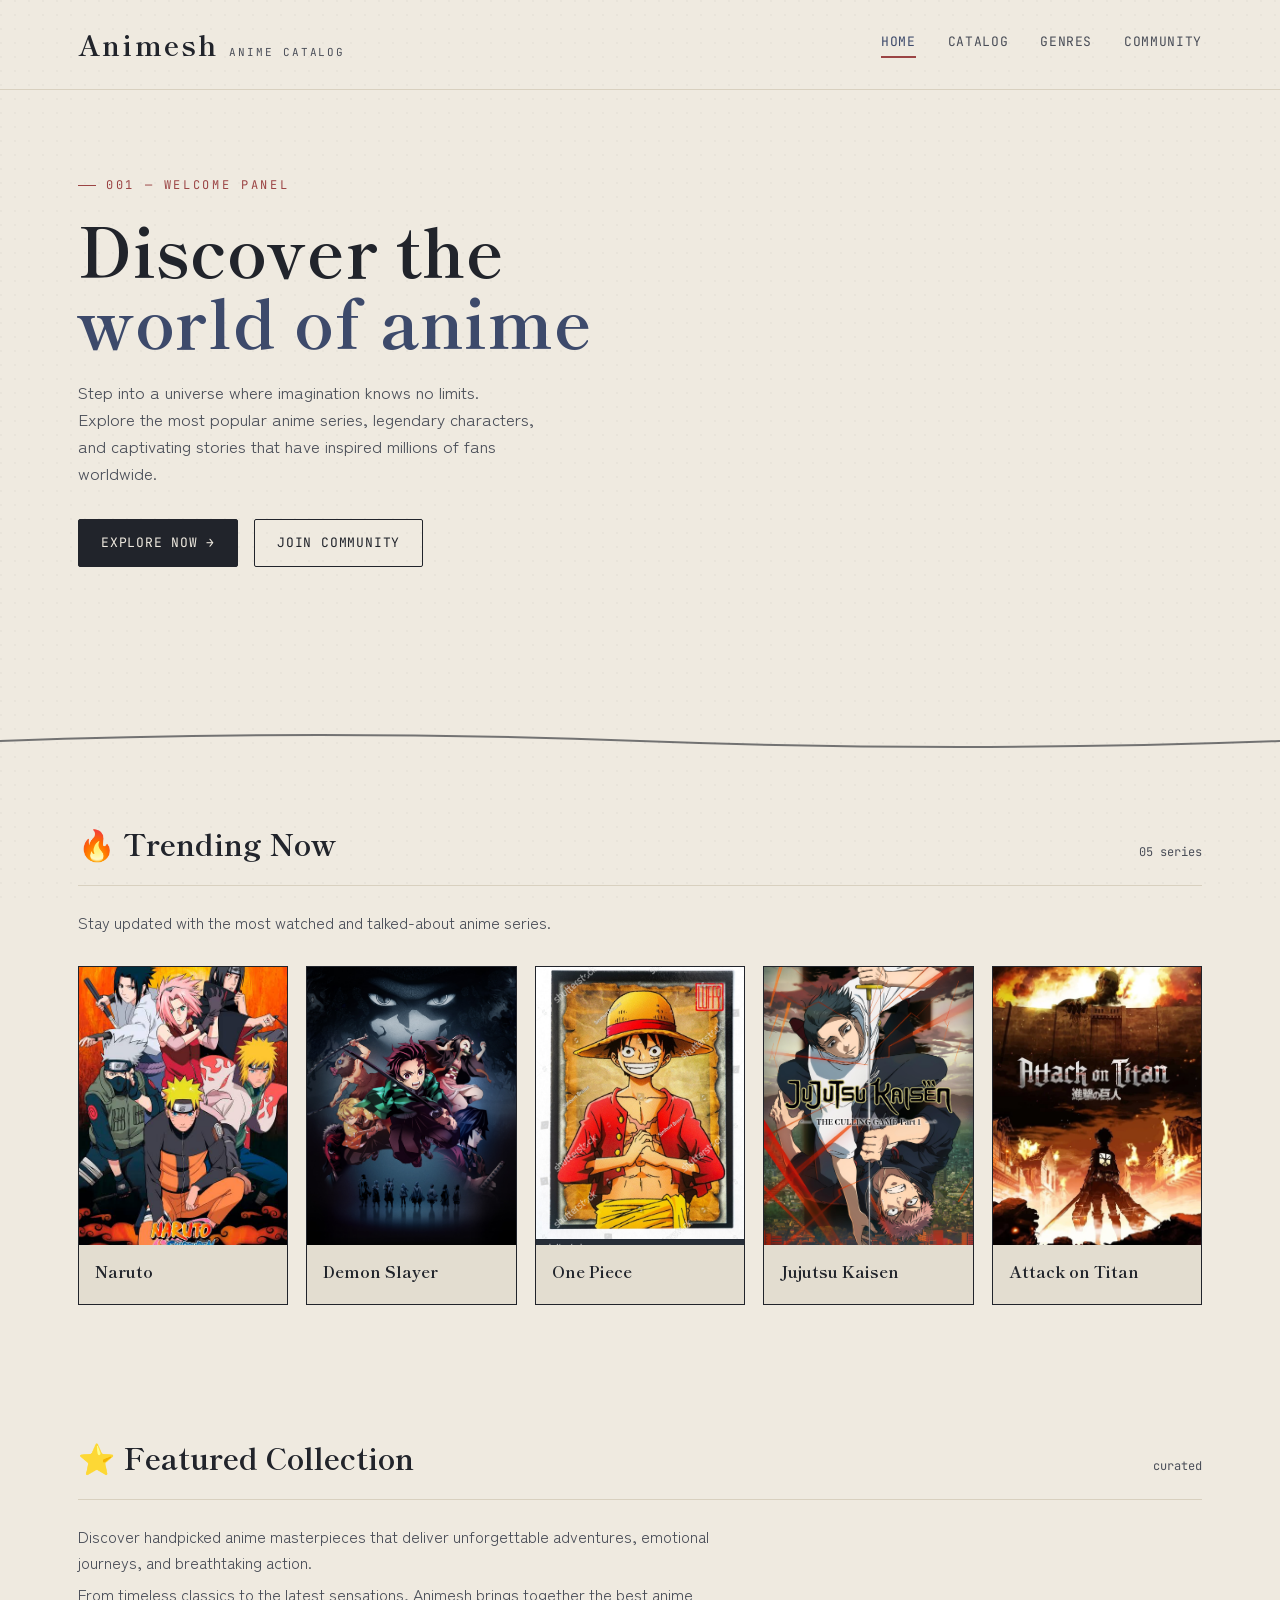
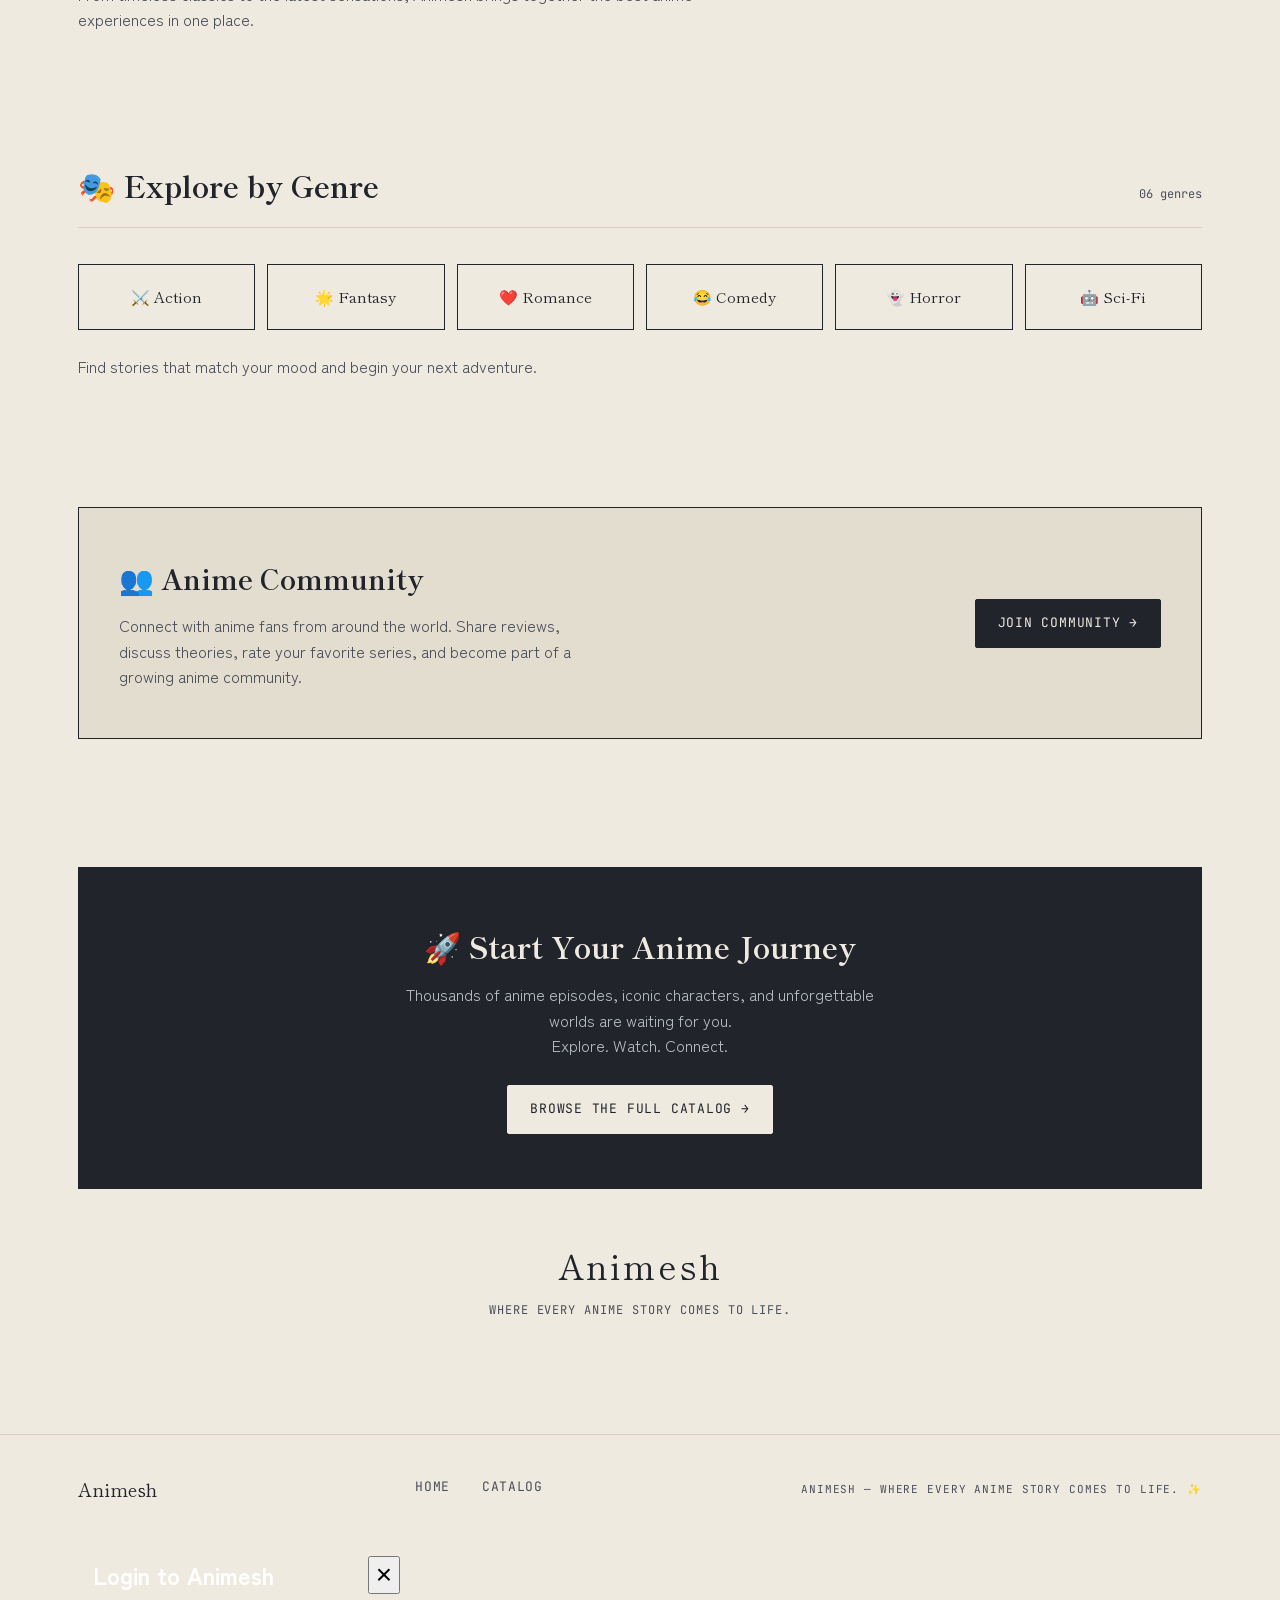
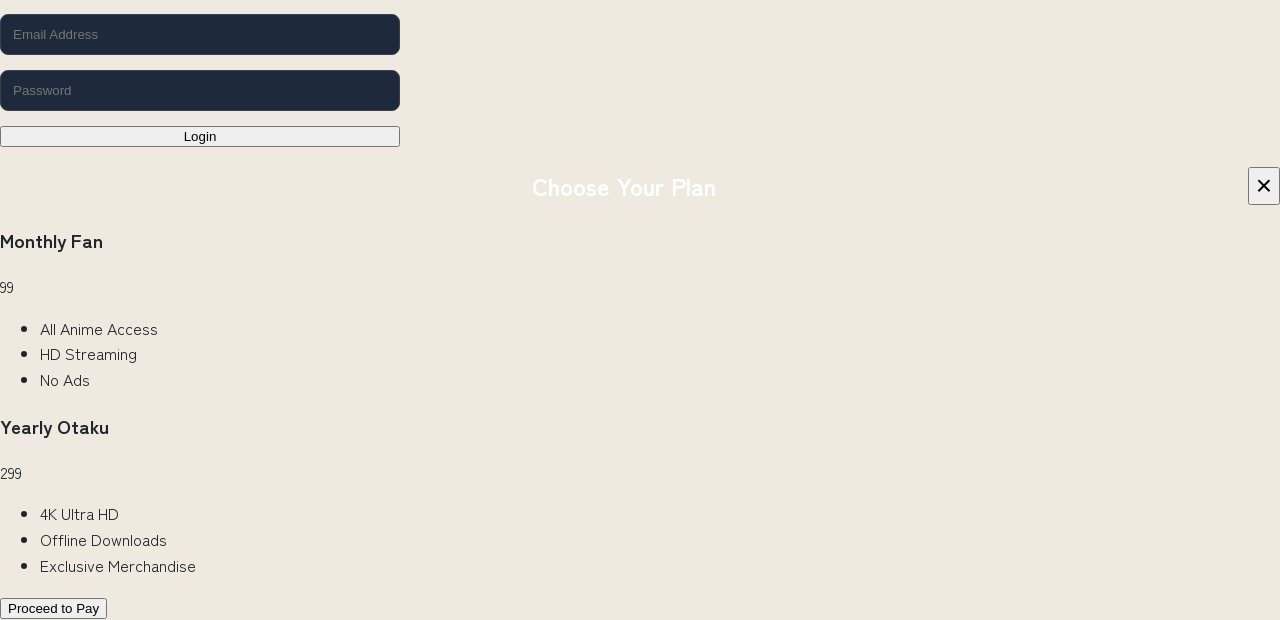
<file: index.html>
<!doctype html>
<html lang="en">
<head>
<meta charset="UTF-8">
<meta name="viewport" content="width=device-width, initial-scale=1.0">
<title>Animesh — Where Every Anime Story Comes to Life</title>
<link rel="preconnect" href="https://fonts.googleapis.com">
<link href="https://fonts.googleapis.com/css2?family=Shippori+Mincho:wght@500;700&family=Zen+Kaku+Gothic+New:wght@400;500;700&family=JetBrains+Mono:wght@400;500&display=swap" rel="stylesheet">
<link rel="stylesheet" href="styles.css">
</head>
<body>

<header class="site-header">
  <div class="wrap">
    <a href="index.html" class="brand">
      <span class="mark">Animesh</span>
      <span class="sub">anime catalog</span>
    </a>
    <nav class="site-nav">
      <a href="index.html" class="active">Home</a>
      <a href="catalog.html">Catalog</a>
      <a href="#genre">Genres</a>
      <a href="#community">Community</a>
    </nav>
  </div>
</header>

<!-- HERO -->
<section class="hero">
  <div class="wrap">
    <div class="hero-copy">
      <div class="eyebrow">001 — welcome panel</div>
      <h1>Discover the<br><em>world of anime</em></h1>
      <p class="lead">Step into a universe where imagination knows no limits. Explore the most popular anime series, legendary characters, and captivating stories that have inspired millions of fans worldwide.</p>
      <div class="hero-actions">
        <a href="catalog.html" class="btn btn-primary">Explore Now →</a>
        <a href="#community" class="btn btn-ghost">Join Community</a>
      </div>
    </div>

    <div class="hero-art">
      <img src="./images/hero.jpg" alt="Anime hero banner">
  </div>

        
        <!-- distant skyline -->
        <g fill="#21242b" opacity="0.55">
          <rect x="0" y="420" width="60" height="180"/>
          <rect x="70" y="380" width="50" height="220"/>
          <rect x="130" y="430" width="40" height="170"/>
          <rect x="620" y="400" width="55" height="200"/>
          <rect x="690" y="360" width="45" height="240"/>
          <rect x="745" y="410" width="55" height="190"/>
        </g>

        <!-- near skyline silhouette -->
        <g fill="#21242b">
          <rect x="0" y="470" width="90" height="130"/>
          <rect x="100" y="500" width="70" height="100"/>
          <rect x="640" y="480" width="80" height="120"/>
          <rect x="730" y="510" width="70" height="90"/>
          <!-- lit windows -->
          <g fill="#efeae0" opacity="0.85">
            <rect x="14" y="490" width="8" height="10"/>
            <rect x="34" y="510" width="8" height="10"/>
            <rect x="58" y="495" width="8" height="10"/>
            <rect x="660" y="500" width="8" height="10"/>
            <rect x="684" y="520" width="8" height="10"/>
            <rect x="750" y="530" width="8" height="10"/>
          </g>
        </g>

        <!-- rooftop ledge -->
        <rect x="0" y="560" width="800" height="40" fill="#21242b"/>

        <!-- protagonist silhouette, generic / original, not based on any IP -->
        <g transform="translate(330,400)">
          <path d="M55 70 C40 30 60 0 80 0 C100 0 118 32 100 70 L150 150 L130 175 L80 95 L30 175 L10 150Z" fill="#21242b"/>
          <circle cx="80" cy="-22" r="20" fill="#21242b"/>
          <path d="M40 30 C20 60 25 110 5 160 L25 175 L60 95" fill="#21242b" opacity="0.92"/>
          <path d="M120 30 C140 60 135 110 155 160 L135 175 L100 95" fill="#21242b" opacity="0.92"/>
        </g>

        <!-- cherry blossom petals -->
        <g fill="#efeae0" opacity="0.85">
          <ellipse cx="180" cy="120" rx="6" ry="4" transform="rotate(20 180 120)"/>
          <ellipse cx="250" cy="200" rx="5" ry="3.5" transform="rotate(-15 250 200)"/>
          <ellipse cx="600" cy="150" rx="6" ry="4" transform="rotate(35 600 150)"/>
          <ellipse cx="520" cy="240" rx="5" ry="3.5" transform="rotate(-10 520 240)"/>
          <ellipse cx="690" cy="220" rx="5" ry="3.5" transform="rotate(15 690 220)"/>
          <ellipse cx="120" cy="260" rx="5" ry="3.5" transform="rotate(5 120 260)"/>
          <ellipse cx="420" cy="100" rx="5" ry="3.5" transform="rotate(-25 420 100)"/>
        </g>
      </svg>
    </div>
  </div>
</section>

<svg class="ink-divider" viewBox="0 0 1200 28" preserveAspectRatio="none">
  <path d="M0 14 Q300 2 600 14 T1200 14" stroke="#21242b" stroke-width="2" fill="none" opacity="0.6"/>
</svg>

<!-- 🔥 TRENDING NOW -->
<section class="section" id="trending">
  <div class="wrap">
    <div class="section-head">
      <h2>🔥 Trending Now</h2>
      <span class="count">05 series</span>
    </div>
    <p style="color:var(--ink-soft); margin:-12px 0 30px; max-width:560px;">Stay updated with the most watched and talked-about anime series.</p>
    <div class="preview-grid" style="grid-template-columns:repeat(5,1fr);">

      <article class="preview-card">
        <div class="preview-art"><img src="images/naruto.jpg" alt="Naruto cover art"><div class="halftone"></div></div>
        <div class="preview-body"><h3>Naruto</h3></div>
      </article>

      <article class="preview-card">
        <div class="preview-art"><img src="images/demon-slayer.jpg" alt="Demon Slayer cover art"><div class="halftone"></div></div>
        <div class="preview-body"><h3>Demon Slayer</h3></div>
      </article>

      <article class="preview-card">
        <div class="preview-art"><img src="images/one-piece.jpg" alt="One Piece cover art"><div class="halftone"></div></div>
        <div class="preview-body"><h3>One Piece</h3></div>
      </article>

      <article class="preview-card">
        <div class="preview-art"><img src="images/jujutsu-kaisen.jpg" alt="Jujutsu Kaisen cover art"><div class="halftone"></div></div>
        <div class="preview-body"><h3>Jujutsu Kaisen</h3></div>
      </article>

      <article class="preview-card">
        <div class="preview-art"><img src="images/attack-on-titan.jpg" alt="Attack on Titan cover art"><div class="halftone"></div></div>
        <div class="preview-body"><h3>Attack on Titan</h3></div>
      </article>

    </div>
  </div>
</section>

<!-- ⭐ FEATURED COLLECTION -->
<section class="section">
  <div class="wrap">
    <div class="section-head">
      <h2>⭐ Featured Collection</h2>
      <span class="count">curated</span>
    </div>
    <p style="color:var(--ink-soft); max-width:640px; margin:-12px 0 6px;">Discover handpicked anime masterpieces that deliver unforgettable adventures, emotional journeys, and breathtaking action.</p>
    <p style="color:var(--ink-soft); max-width:640px; margin:0;">From timeless classics to the latest sensations, Animesh brings together the best anime experiences in one place.</p>
  </div>
</section>

<!-- 🎭 EXPLORE BY GENRE -->
<section class="section" id="genre">
  <div class="wrap">
    <div class="section-head">
      <h2>🎭 Explore by Genre</h2>
      <span class="count">06 genres</span>
    </div>
    <div class="genre-grid">
      <a class="genre-pill" href="catalog.html">⚔️ Action</a>
      <a class="genre-pill" href="catalog.html">🌟 Fantasy</a>
      <a class="genre-pill" href="catalog.html">❤️ Romance</a>
      <a class="genre-pill" href="catalog.html">😂 Comedy</a>
      <a class="genre-pill" href="catalog.html">👻 Horror</a>
      <a class="genre-pill" href="catalog.html">🤖 Sci-Fi</a>
    </div>
    <p style="color:var(--ink-soft); margin:24px 0 0;">Find stories that match your mood and begin your next adventure.</p>
  </div>
</section>

<!-- 👥 ANIME COMMUNITY -->
<section class="section" id="community">
  <div class="wrap">
    <div class="community-band">
      <div>
        <h2>👥 Anime Community</h2>
        <p>Connect with anime fans from around the world. Share reviews, discuss theories, rate your favorite series, and become part of a growing anime community.</p>
      </div>
      <div class="actions">
        <a href="#" class="btn btn-primary">Join Community →</a>
      </div>
    </div>
  </div>
</section>

<!-- 🚀 START YOUR ANIME JOURNEY -->
<section class="section">
  <div class="wrap">
    <div class="cta-band">
      <h2>🚀 Start Your Anime Journey</h2>
      <p>Thousands of anime episodes, iconic characters, and unforgettable worlds are waiting for you.<br>Explore. Watch. Connect.</p>
      <a href="catalog.html" class="btn btn-primary">Browse the full catalog →</a>
    </div>

    <div class="tagline-block">
      <div class="mark-big">Animesh</div>
      <p>Where Every Anime Story Comes to Life.</p>
    </div>
  </div>
</section>

<footer class="site-footer">
  <div class="wrap">
    <span class="mark">Animesh</span>
    <nav class="site-nav">
      <a href="index.html">Home</a>
      <a href="catalog.html">Catalog</a>
    </nav>
    <span class="meta">Animesh — Where Every Anime Story Comes to Life. ✨</span>
  </div>
</footer>

</body>
</html>

            <!-- Anime Details Popup -->
<div id="animeModal" class="anime-modal">
  <div class="anime-modal-content">
    <span class="close-btn">&times;</span>

    <h2 id="animeTitle"></h2>

    <p id="animeDescription">
      Anime description will appear here.
    </p>

    <button id="buyBtn" class="buy-btn">
      Buy Now ₹99
    </button>
  </div>
</div>

            <!-- அனிமே விவரங்கள் காட்டும் புதிய Modal -->
<div id="animeModal" class="anime-modal">
  <div class="anime-modal-content">
    <span class="close-btn" id="closeAnimeModal">&times;</span>
    
    <div class="modal-flex-container">
      <h2 id="animeTitle">Anime Title</h2>
      
      <!-- ஆக்ஷன் பட்டன்கள் -->
      <div class="modal-actions">
        <button id="startWatchingBtn" class="watch-btn">▶ Start Watching</button>
        <button id="addFavBtn" class="fav-btn">♥ Add to Favourite</button>
      </div>

      <!-- எபிசோடுகள் பட்டியல் -->
      <div class="episode-section">
        <h3>Episodes</h3>
        <ul id="episodeList" class="episode-list">
          <!-- ஜாவாஸ்கிரிப்ட் மூலம் எபிசோடுகள் இங்கே வரும் -->
        </ul>
      </div>

      <button id="buyBtn" class="buy-btn" style="margin-top: 20px;">Buy Premium Plan ₹99</button>
    </div>
  </div>
</div>

<!-- லாகின் Modal -->
<div id="loginModal" class="payment-overlay">
  <div class="payment-modal" style="position: relative; max-width: 400px;">
    <button class="close-btn" id="closeLoginModal">&times;</button>
    <h2 style="color: white; margin-bottom: 20px; text-align: center;">Login to Animesh</h2>
    <form id="loginForm" style="display: flex; direction: ltr; flex-direction: column; gap: 15px;">
      <input type="email" placeholder="Email Address" required style="padding: 12px; border-radius: 8px; border: 1px solid #374151; background: #1e293b; color: white;">
      <input type="password" placeholder="Password" required style="padding: 12px; border-radius: 8px; border: 1px solid #374151; background: #1e293b; color: white;">
      <button type="submit" class="pay-btn">Login</button>
    </form>
  </div>
</div>

<!-- பிளான் வாங்கும் (Payment) Modal -->
<div id="paymentOverlay" class="payment-overlay">
  <div class="payment-modal" style="position: relative;">
    <button class="close-btn" id="closePaymentModal">&times;</button>
    <h2 style="color: white; text-align: center;">Choose Your Plan</h2>
    <div class="plan-grid">
      <div class="plan-card selected" data-price="99">
        <h3>Monthly Fan</h3>
        <div class="plan-price">99</div>
        <ul class="plan-features">
          <li>All Anime Access</li>
          <li>HD Streaming</li>
          <li>No Ads</li>
        </ul>
      </div>
      <div class="plan-card popular" data-price="299">
        <h3>Yearly Otaku</h3>
        <div class="plan-price">299</div>
        <ul class="plan-features">
          <li>4K Ultra HD</li>
          <li>Offline Downloads</li>
          <li>Exclusive Merchandise</li>
        </ul>
      </div>
    </div>
    <button id="proceedPayBtn" class="pay-btn">Proceed to Pay</button>
  </div>
</div>
</file>
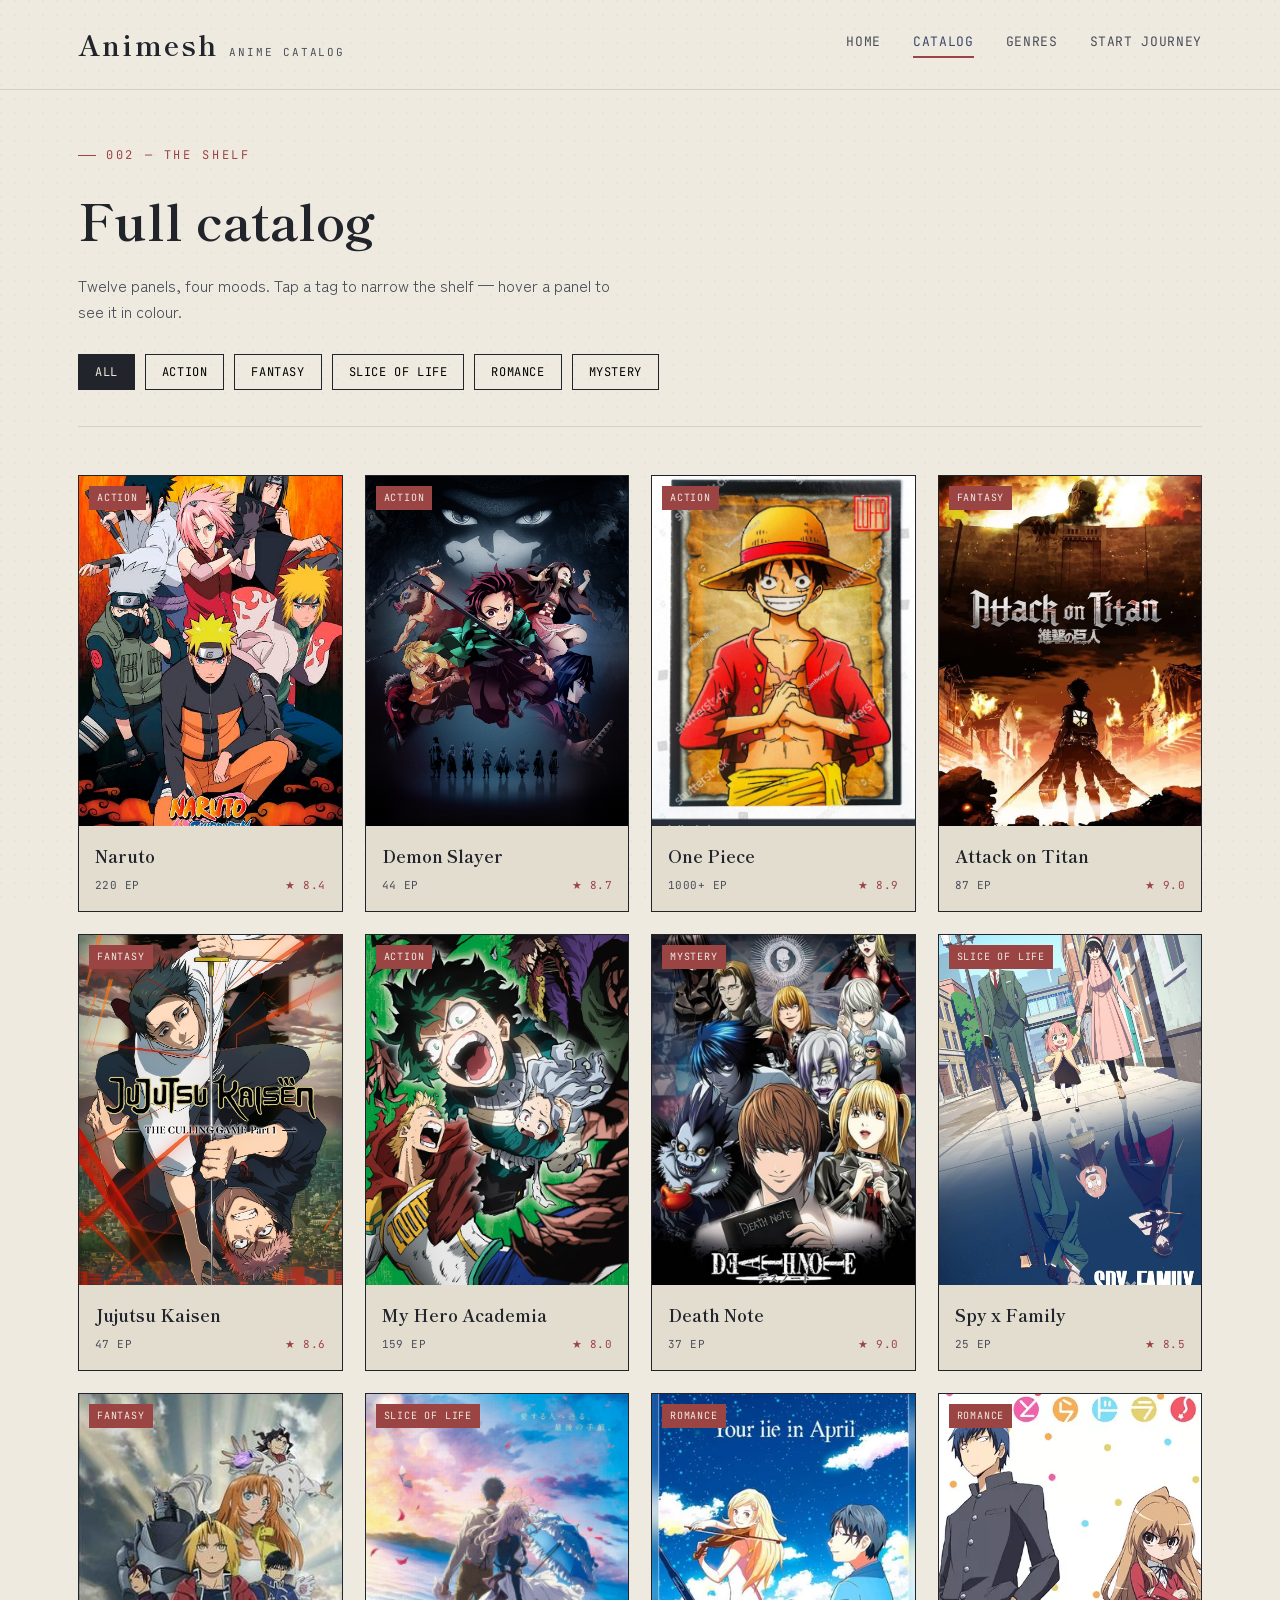
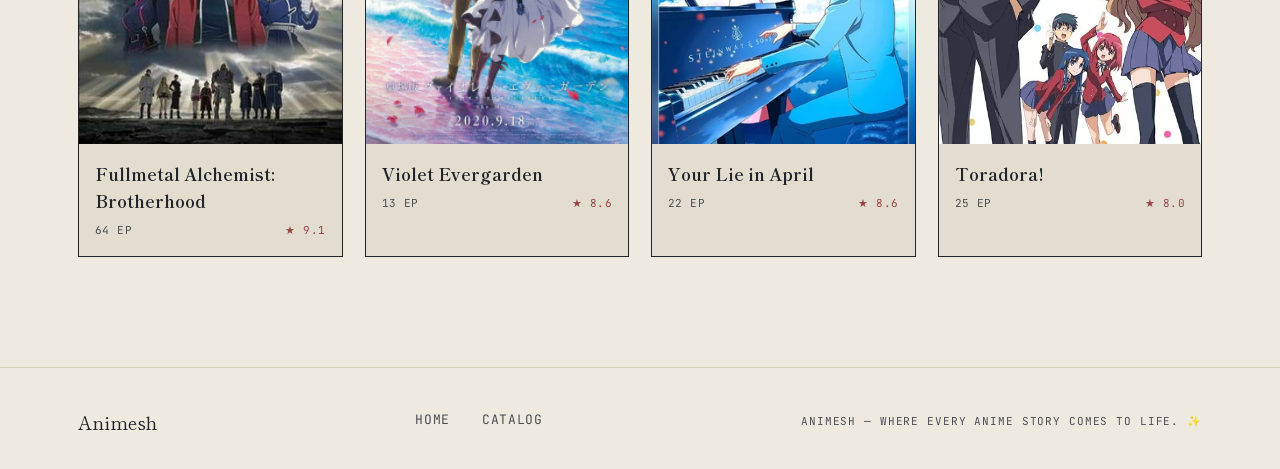
<file: catalog.html>
<!doctype html>
<html lang="en">
<head>
<meta charset="UTF-8">
<meta name="viewport" content="width=device-width, initial-scale=1.0">
<title>Catalog — Animesh</title>
<link rel="preconnect" href="https://fonts.googleapis.com">
<link href="https://fonts.googleapis.com/css2?family=Shippori+Mincho:wght@500;700&family=Zen+Kaku+Gothic+New:wght@400;500;700&family=JetBrains+Mono:wght@400;500&display=swap" rel="stylesheet">
<link rel="stylesheet" href="styles.css">
</head>
<body>

<header class="site-header">
  <div class="wrap">
    <a href="index.html" class="brand">
      <span class="mark">Animesh</span>
      <span class="sub">anime catalog</span>
    </a>
    <nav class="site-nav">
      <a href="index.html">Home</a>
      <a href="catalog.html" class="active">Catalog</a>
      <a href="catalog.html">Genres</a>
      <a href="index.html#journey">Start journey</a>
    </nav>
  </div>
</header>

<section class="catalog-head">
  <div class="wrap">
    <div class="eyebrow">002 — the shelf</div>
    <h1>Full catalog</h1>
    <p>Twelve panels, four moods. Tap a tag to narrow the shelf — hover a panel to see it in colour.</p>

    <div class="filter-bar" id="filterBar">
      <button class="filter-chip is-active" data-filter="all">All</button>
      <button class="filter-chip" data-filter="action">Action</button>
      <button class="filter-chip" data-filter="fantasy">Fantasy</button>
      <button class="filter-chip" data-filter="slice">Slice of Life</button>
      <button class="filter-chip" data-filter="romance">Romance</button>
      <button class="filter-chip" data-filter="mystery">Mystery</button>
    </div>
  </div>
</section>

<section class="wrap">
  <div class="catalog-grid" id="catalogGrid">

    <article class="koma-card" data-genre="action">
      <div class="koma-art"><img src="images/naruto.jpg" alt="Naruto cover art"><div class="halftone"></div></div>
      <span class="koma-tag">Action</span>
      <div class="koma-body"><h3>Naruto</h3><div class="koma-meta"><span>220 EP</span><span class="rating">★ 8.4</span></div></div>
    </article>

    <article class="koma-card" data-genre="action">
      <div class="koma-art"><img src="images/demon-slayer.jpg" alt="Demon Slayer cover art"><div class="halftone"></div></div>
      <span class="koma-tag">Action</span>
      <div class="koma-body"><h3>Demon Slayer</h3><div class="koma-meta"><span>44 EP</span><span class="rating">★ 8.7</span></div></div>
    </article>

    <article class="koma-card" data-genre="action">
      <div class="koma-art"><img src="images/one-piece.jpg" alt="One Piece cover art"><div class="halftone"></div></div>
      <span class="koma-tag">Action</span>
      <div class="koma-body"><h3>One Piece</h3><div class="koma-meta"><span>1000+ EP</span><span class="rating">★ 8.9</span></div></div>
    </article>

    <article class="koma-card" data-genre="fantasy">
      <div class="koma-art"><img src="images/attack-on-titan.jpg" alt="Attack on Titan cover art"><div class="halftone"></div></div>
      <span class="koma-tag">Fantasy</span>
      <div class="koma-body"><h3>Attack on Titan</h3><div class="koma-meta"><span>87 EP</span><span class="rating">★ 9.0</span></div></div>
    </article>

    <article class="koma-card" data-genre="fantasy">
      <div class="koma-art"><img src="images/jujutsu-kaisen.jpg" alt="Jujutsu Kaisen cover art"><div class="halftone"></div></div>
      <span class="koma-tag">Fantasy</span>
      <div class="koma-body"><h3>Jujutsu Kaisen</h3><div class="koma-meta"><span>47 EP</span><span class="rating">★ 8.6</span></div></div>
    </article>

    <article class="koma-card" data-genre="action">
      <div class="koma-art"><img src="images/my-hero-academia.jpg" alt="My Hero Academia cover art"><div class="halftone"></div></div>
      <span class="koma-tag">Action</span>
      <div class="koma-body"><h3>My Hero Academia</h3><div class="koma-meta"><span>159 EP</span><span class="rating">★ 8.0</span></div></div>
    </article>

    <article class="koma-card" data-genre="mystery">
      <div class="koma-art"><img src="images/death-note.jpg" alt="Death Note cover art"><div class="halftone"></div></div>
      <span class="koma-tag">Mystery</span>
      <div class="koma-body"><h3>Death Note</h3><div class="koma-meta"><span>37 EP</span><span class="rating">★ 9.0</span></div></div>
    </article>

    <article class="koma-card" data-genre="slice">
      <div class="koma-art"><img src="images/spy-x-family.jpg" alt="Spy x Family cover art"><div class="halftone"></div></div>
      <span class="koma-tag">Slice of Life</span>
      <div class="koma-body"><h3>Spy x Family</h3><div class="koma-meta"><span>25 EP</span><span class="rating">★ 8.5</span></div></div>
    </article>

    <article class="koma-card" data-genre="fantasy">
      <div class="koma-art"><img src="images/fullmetal-alchemist.jpg" alt="Fullmetal Alchemist: Brotherhood cover art"><div class="halftone"></div></div>
      <span class="koma-tag">Fantasy</span>
      <div class="koma-body"><h3>Fullmetal Alchemist: Brotherhood</h3><div class="koma-meta"><span>64 EP</span><span class="rating">★ 9.1</span></div></div>
    </article>

    <article class="koma-card" data-genre="slice">
      <div class="koma-art"><img src="images/violet-evergarden.jpg" alt="Violet Evergarden cover art"><div class="halftone"></div></div>
      <span class="koma-tag">Slice of Life</span>
      <div class="koma-body"><h3>Violet Evergarden</h3><div class="koma-meta"><span>13 EP</span><span class="rating">★ 8.6</span></div></div>
    </article>

    <article class="koma-card" data-genre="romance">
      <div class="koma-art"><img src="images/your-lie-in-april.jpg" alt="Your Lie in April cover art"><div class="halftone"></div></div>
      <span class="koma-tag">Romance</span>
      <div class="koma-body"><h3>Your Lie in April</h3><div class="koma-meta"><span>22 EP</span><span class="rating">★ 8.6</span></div></div>
    </article>

    <article class="koma-card" data-genre="romance">
      <div class="koma-art"><img src="images/toradora.jpg" alt="Toradora! cover art"><div class="halftone"></div></div>
      <span class="koma-tag">Romance</span>
      <div class="koma-body"><h3>Toradora!</h3><div class="koma-meta"><span>25 EP</span><span class="rating">★ 8.0</span></div></div>
    </article>

  </div>
</section>

<footer class="site-footer">
  <div class="wrap">
    <span class="mark">Animesh</span>
    <nav class="site-nav">
      <a href="index.html">Home</a>
      <a href="catalog.html">Catalog</a>
    </nav>
    <span class="meta">Animesh — Where Every Anime Story Comes to Life. ✨</span>
  </div>
</footer>
</body>
  <div id="animeModal" class="anime-modal">
  <div class="anime-modal-content">
    <span class="close-btn">&times;</span>
    <h2 id="animeTitle"></h2>
    <p id="animeDescription">Anime description will appear here.</p>
    <button id="buyBtn" class="buy-btn">Buy Now ₹99</button>
  </div>
</div>

</body>
</html>

<script src="https://sdk.cashfree.com/js/v3/cashfree.prod.js"></script>
<style>
/* Payment Modal Styles */
.payment-overlay {
  position: fixed;
  inset: 0;
  background: rgba(0,0,0,0.85);
  backdrop-filter: blur(8px);
  z-index: 9999;
  display: none;
  align-items: center;
  justify-content: center;
  padding: 20px;
}
.payment-overlay.active {
  display: flex;
}
.payment-modal {
  background: #0f172a;
  border: 1px solid rgba(255,255,255,0.1);
  border-radius: 16px;
  padding: 32px;
  max-width: 800px;
  width: 100%;
  max-height: 90vh;
  overflow-y: auto;
}
.plan-grid {
  display: grid;
  grid-template-columns: repeat(auto-fit, minmax(220px, 1fr));
  gap: 20px;
  margin: 24px 0;
}
.plan-card {
  background: rgba(255,255,255,0.05);
  border: 2px solid rgba(255,255,255,0.1);
  border-radius: 12px;
  padding: 24px;
  cursor: pointer;
  transition: all 0.3s;
  text-align: center;
}
.plan-card:hover, .plan-card.selected {
  border-color: #f97316;
  background: rgba(249,115,22,0.1);
}
.plan-card.popular {
  border-color: #ec4899;
}
.plan-card h3 {
  color: #fff;
  font-size: 1.25rem;
  margin-bottom: 8px;
}
.plan-price {
  font-size: 2.5rem;
  font-weight: 700;
  color: #fff;
}
.plan-price::before {
  content: '₹';
  font-size: 1.25rem;
  vertical-align: top;
}
.plan-features {
  list-style: none;
  padding: 0;
  margin: 16px 0;
  text-align: left;
}
.plan-features li {
  color: #94a3b8;
  padding: 6px 0;
  font-size: 0.875rem;
}
.plan-features li::before {
  content: '✓';
  color: #22c55e;
  margin-right: 8px;
}
.pay-btn {
  width: 100%;
  padding: 16px;
  background: linear-gradient(135deg, #f97316, #ec4899);
  color: white;
  border: none;
  border-radius: 12px;
  font-size: 1rem;
  font-weight: 600;
  cursor: pointer;
  transition: opacity 0.3s;
}
.pay-btn:hover { opacity: 0.9; }
.pay-btn:disabled {
  background: #374151;
  cursor: not-allowed;
}
.close-btn {
  position: absolute;
  top: 16px;
  right: 16px;
  background: none;
  border: none;
  color: #94a3b8;
  font-size: 24px;
  cursor: pointer;
}
.upgrade-btn {
  display: inline-flex;
  align-items: center;
  gap: 8px;
  padding: 10px 20px;
  background: linear-gradient(135deg, #f97316, #ec4899);
  color: white;
  border: none;
  border-radius: 50px;
  font-weight: 600;
  cursor: pointer;
  text-decoration: none;
  font-size: 0.875rem;
}
.premium-badge {
  display: inline-flex;
  align-items: center;
  gap: 6px;
  padding: 8px 16px;
  background: rgba(251,191,36,0.1);
  border: 1px solid rgba(251,191,36,0.3);
  border-radius: 50px;
  color: #fbbf24;
  font-weight: 600;
  font-size: 0.875rem;
}
</style>

<div id="animeModal" class="custom-modal">
  <div class="custom-modal-content">
    <span class="close-btn" id="closeAnimeModal">&times;</span>
    <h2 id="animeTitle" style="color: #fff; margin-bottom: 10px; font-family: 'Shippori Mincho', serif;">Anime Title</h2>
    
    <div style="display: flex; gap: 10px; margin-bottom: 20px;">
      <button id="startWatchingBtn" class="watch-btn">▶ Start Watching</button>
      <button id="addFavBtn" class="fav-btn">♥ Add to Favourite</button>
    </div>

    <div style="margin-top: 20px;">
      <h3 style="color: #fff; font-size: 1.1rem; border-bottom: 1px solid rgba(255,255,255,0.1); padding-bottom: 8px;">Episodes</h3>
      <ul id="episodeList" style="list-style: none; padding: 0; max-height: 150px; overflow-y: auto; margin-top: 10px;">
        </ul>
    </div>

    <button id="buyBtn" class="buy-btn" style="margin-top: 20px; width: 100%;">Buy Premium Plan ₹99</button>
  </div>
</div>

<div id="paymentOverlay" class="payment-overlay">
  <div class="payment-modal" style="position: relative;">
    <button class="close-btn" id="closePaymentModal">&times;</button>
    <h2 style="color: white; text-align: center; margin-bottom: 10px;">Choose Your Plan</h2>
    <p style="color: #94a3b8; text-align: center; font-size: 0.9rem; margin-bottom: 20px;">Select a plan to initiate Cashfree Payment</p>
    
    <div class="plan-grid">
      <div class="plan-card selected" data-price="99">
        <h3>Monthly Fan</h3>
        <div class="plan-price">99</div>
        <ul class="plan-features">
          <li>All Anime Access</li>
          <li>HD Streaming</li>
          <li>No Ads</li>
        </ul>
      </div>
      <div class="plan-card popular" data-price="299">
        <h3>Yearly Otaku</h3>
        <div class="plan-price">299</div>
        <ul class="plan-features">
          <li>4K Ultra HD</li>
          <li>Offline Downloads</li>
          <li>Exclusive Events</li>
        </ul>
      </div>
    </div>
    <button id="proceedPayBtn" class="pay-btn">Proceed to Pay</button>
  </div>
</div>


<style>
/* மெயின் அனிமே மொடால் ஸ்டைல் */
.custom-modal {
  display: none; /* ஆரம்பத்தில் மறைந்திருக்கும் */
  position: fixed;
  inset: 0;
  background: rgba(0, 0, 0, 0.8);
  backdrop-filter: blur(8px);
  z-index: 99999;
  align-items: center;
  justify-content: center;
}
.custom-modal-content {
  background: #0f172a;
  border: 1px solid rgba(255, 255, 255, 0.1);
  border-radius: 16px;
  padding: 30px;
  max-width: 500px;
  width: 90%;
  position: relative;
  margin: auto;
  top: 15%;
}
.watch-btn {
  background: #f97316;
  color: white;
  border: none;
  padding: 10px 16px;
  border-radius: 8px;
  font-weight: 600;
  cursor: pointer;
}
.fav-btn {
  background: rgba(255,255,255,0.1);
  color: white;
  border: 1px solid rgba(255,255,255,0.2);
  padding: 10px 16px;
  border-radius: 8px;
  font-weight: 600;
  cursor: pointer;
}

/* எபிசோட் லிஸ்ட் ஸ்க்ரோல்பார் ஸ்டைல் */
#episodeList::-webkit-scrollbar {
  width: 6px;
}
#episodeList::-webkit-scrollbar-thumb {
  background: rgba(255,255,255,0.2);
  border-radius: 4px;
}
</style>


<script>
// 1. அனிமே எபிசோடுகள் டேட்டா
const animeEpisodesData = {
  "Naruto": ["Episode 1: Enter: Naruto Uzumaki!", "Episode 2: My Name is Konohamaru!", "Episode 3: Sasuke and Sakura!", "Episode 4: Survival Test"],
  "Demon Slayer": ["Episode 1: Cruelty", "Episode 2: Trainer Sakonji Urokodaki", "Episode 3: Sabito and Makomo"],
  "One Piece": ["Episode 1: I'm Luffy!", "Episode 2: Enter the Great Swordsman Zoro!"],
  "default": ["Episode 1: The Journey Begins", "Episode 2: Hidden Power", "Episode 3: The Next Level"]
};

let userState = { hasPlan: false, favourites: [] };
let selectedPrice = 99;

// Cashfree SDK-வை இணைத்தல்
const cashfree = Cashfree({ mode: "sandbox" });

// DOM எலிமெண்ட்கள்
const catalogGrid = document.getElementById('catalogGrid');
const animeModal = document.getElementById('animeModal');
const paymentOverlay = document.getElementById('paymentOverlay');

// மொடால்களை மூடும் பங்க்ஷன்கள்
document.getElementById('closeAnimeModal').onclick = () => { animeModal.style.display = 'none'; };
document.getElementById('closePaymentModal').onclick = () => { paymentOverlay.style.display = 'none'; };

// முக்கிய பகுதி: கார்டைக் கிளிக் செய்யும்போது நடப்பவை
if (catalogGrid) {
  catalogGrid.addEventListener('click', (e) => {
    // பயனர் கார்டின் மீது எங்கு கிளிக் செய்தாலும் துல்லியமாக கார்டைக் கண்டுபிடிக்கும்
    const card = e.target.closest('.koma-card');
    if (!card) return;

    e.preventDefault(); // பக்கத்தை ரீஃப்ரெஷ் ஆகாமல் தடுக்கும்

    const animeName = card.querySelector('h3').innerText;
    document.getElementById('animeTitle').innerText = animeName;

    // எபிசோடுகளை உருவாக்குதல்
    const episodeList = document.getElementById('episodeList');
    episodeList.innerHTML = '';
    const episodes = animeEpisodesData[animeName] || animeEpisodesData['default'];
    
    episodes.forEach(ep => {
      const li = document.createElement('li');
      li.innerText = ep;
      li.style.padding = "8px 0";
      li.style.borderBottom = "1px solid rgba(255,255,255,0.05)";
      li.style.color = "#94a3b8";
      episodeList.appendChild(li);
    });

    // மொடாலைத் திரையில் காட்டுதல் (flex அல்லது block மூலம்)
    animeModal.style.display = 'block';
  });
}

// "Buy Premium Plan ₹99" பட்டன் கிளிக் லாஜிக்
document.getElementById('buyBtn').onclick = () => {
  animeModal.style.display = 'none'; // அனிமே ஜன்னலை மூடு
  paymentOverlay.style.display = 'flex'; // நேரடியாக Cashfree பிளான் பக்கத்தைக் காட்டு
};

// பிளான் தேர்வு செய்யும் வசதி
document.querySelectorAll('.plan-card').forEach(card => {
  card.onclick = () => {
    document.querySelectorAll('.plan-card').forEach(c => c.classList.remove('selected'));
    card.classList.add('selected');
    selectedPrice = card.getAttribute('data-price');
  };
});

// Cashfree Integration மூலம் பணம் செலுத்துதல்
document.getElementById('proceedPayBtn').onclick = async () => {
  const proceedBtn = document.getElementById('proceedPayBtn');
  proceedBtn.innerText = "Processing...";
  proceedBtn.disabled = true;

  try {
    // உங்களுடைய Backend Order API-ஐ இங்கே அழைக்க வேண்டும்
    const response = await fetch("https://your-backend-server.com/create-order", {
      method: "POST",
      headers: { "Content-Type": "application/json" },
      body: JSON.stringify({ amount: selectedPrice, currency: "INR" })
    });

    const orderData = await response.json();

    if (orderData && orderData.payment_session_id) {
      cashfree.checkout({
        paymentSessionId: orderData.payment_session_id,
        redirectTarget: "_self" 
      });
    } else {
      alert(`Demo Mode: ₹${selectedPrice} பிளான் வெற்றிகரமாக வாங்கப்பட்டது! (Cashfree Backend Offline)`);
      userState.hasPlan = true;
      paymentOverlay.style.display = 'none';
    }
  } catch (error) {
    alert(`Demo Mode: ₹${selectedPrice} பிளான் வெற்றிகரமாக வாங்கப்பட்டது!`);
    userState.hasPlan = true;
    paymentOverlay.style.display = 'none';
  } finally {
    proceedBtn.innerText = "Proceed to Pay";
    proceedBtn.disabled = false;
  }
};

// சும்மா "Start Watching" அழுத்தினால் நடப்பது
document.getElementById('startWatchingBtn').onclick = () => {
  if (!userState.hasPlan) {
    animeModal.style.display = 'none';
    paymentOverlay.style.display = 'flex';
  } else {
    alert("Streaming Starts Now! Enjoy!");
  }
};
</script>
</file>
<file: styles.css>
/* ============================================
   KOMA — ink-wash / manga-panel design system
   ============================================ */

:root {
  --paper: #efeae0;
  --paper-dark: #e3ddd0;
  --paper-edge: #d8d0bf;
  --ink: #21242b;
  --ink-soft: #4a4e58;
  --indigo: #3d4a6b;
  --indigo-deep: #2c3450;
  --mist: #b8bcc4;
  --seal: #9b4444;

  --display: "Shippori Mincho", serif;
  --body: "Zen Kaku Gothic New", "Hiragino Sans", sans-serif;
  --mono: "JetBrains Mono", monospace;

  --max: 1180px;
}

* { box-sizing: border-box; }
html { scroll-behavior: smooth; }

body {
  margin: 0;
  background: var(--paper);
  color: var(--ink);
  font-family: var(--body);
  font-size: 16px;
  line-height: 1.6;
  -webkit-font-smoothing: antialiased;
}

/* faint washi paper grain */
body::before {
  content: "";
  position: fixed;
  inset: 0;
  pointer-events: none;
  z-index: 0;
  opacity: 0.5;
  background-image:
    radial-gradient(circle at 1px 1px, rgba(33,36,43,0.05) 1px, transparent 0);
  background-size: 14px 14px;
}

a { color: inherit; text-decoration: none; }

img, svg { display: block; max-width: 100%; }

.wrap {
  max-width: var(--max);
  margin: 0 auto;
  padding: 0 28px;
  position: relative;
  z-index: 1;
}

/* ---------- header ---------- */

.site-header {
  position: relative;
  z-index: 5;
  border-bottom: 1px solid var(--paper-edge);
}

.site-header .wrap {
  display: flex;
  align-items: center;
  justify-content: space-between;
  padding-top: 22px;
  padding-bottom: 22px;
}

.brand {
  display: flex;
  align-items: baseline;
  gap: 10px;
}

.brand .mark {
  font-family: var(--display);
  font-size: 28px;
  letter-spacing: 0.08em;
  font-weight: 700;
}

.brand .sub {
  font-family: var(--mono);
  font-size: 11px;
  letter-spacing: 0.18em;
  text-transform: uppercase;
  color: var(--ink-soft);
}

.site-nav {
  display: flex;
  gap: 32px;
  font-family: var(--mono);
  font-size: 13px;
  letter-spacing: 0.05em;
  text-transform: uppercase;
}

.site-nav a {
  position: relative;
  padding-bottom: 4px;
  color: var(--ink-soft);
  transition: color 0.2s ease;
}
.site-nav a:hover,
.site-nav a.active { color: var(--indigo); }
.site-nav a.active::after {
  content: "";
  position: absolute;
  left: 0; right: 0; bottom: -1px;
  height: 2px;
  background: var(--seal);
}

/* ---------- buttons ---------- */

.btn {
  display: inline-flex;
  align-items: center;
  gap: 10px;
  font-family: var(--mono);
  font-size: 13px;
  letter-spacing: 0.06em;
  text-transform: uppercase;
  padding: 13px 22px;
  border: 1px solid var(--ink);
  border-radius: 2px;
  transition: background 0.2s ease, color 0.2s ease, transform 0.15s ease;
}
.btn-primary {
  background: var(--ink);
  color: var(--paper);
}
.btn-primary:hover {
  background: var(--indigo);
  border-color: var(--indigo);
  transform: translateY(-2px);
}
.btn-ghost {
  background: transparent;
  color: var(--ink);
}
.btn-ghost:hover {
  border-color: var(--indigo);
  color: var(--indigo);
}

/* ---------- hero ---------- */

.hero {
  position: relative;
  padding: 86px 0 64px;
  overflow: hidden;
}

.hero .wrap {
  display: grid;
  grid-template-columns: 1.1fr 0.9fr;
  gap: 48px;
  align-items: center;
}

.eyebrow {
  font-family: var(--mono);
  font-size: 12px;
  letter-spacing: 0.22em;
  text-transform: uppercase;
  color: var(--seal);
  margin-bottom: 18px;
  display: flex;
  align-items: center;
  gap: 10px;
}
.eyebrow::before {
  content: "";
  width: 18px;
  height: 1px;
  background: var(--seal);
}

.hero h1 {
  font-family: var(--display);
  font-size: clamp(40px, 6vw, 68px);
  line-height: 1.05;
  margin: 0 0 22px;
  letter-spacing: 0.01em;
}

.hero h1 em {
  font-style: normal;
  color: var(--indigo);
}

.hero p.lead {
  font-size: 17px;
  color: var(--ink-soft);
  max-width: 460px;
  margin: 0 0 32px;
}

.hero-actions {
  display: flex;
  gap: 16px;
  flex-wrap: wrap;
}

.hero-art {
  position: relative;
}

/* ---------- ink divider ---------- */

.ink-divider {
  width: 100%;
  height: 28px;
  margin: 0;
  display: block;
}

/* ---------- genre stamps ---------- */

.section {
  padding: 64px 0;
  position: relative;
}

.section-head {
  display: flex;
  justify-content: space-between;
  align-items: baseline;
  margin-bottom: 36px;
  border-bottom: 1px solid var(--paper-edge);
  padding-bottom: 18px;
}

.section-head h2 {
  font-family: var(--display);
  font-size: 30px;
  margin: 0;
}

.section-head .count {
  font-family: var(--mono);
  font-size: 12px;
  color: var(--ink-soft);
}

.stamp-row {
  display: grid;
  grid-template-columns: repeat(4, 1fr);
  gap: 18px;
}

.stamp {
  border: 1px solid var(--ink);
  padding: 22px 18px;
  position: relative;
  transition: transform 0.2s ease, background 0.2s ease;
}
.stamp:hover {
  transform: translateY(-4px);
  background: var(--paper-dark);
}
.stamp .num {
  font-family: var(--mono);
  font-size: 11px;
  color: var(--seal);
  letter-spacing: 0.1em;
}
.stamp h3 {
  font-family: var(--display);
  font-size: 19px;
  margin: 10px 0 6px;
}
.stamp p {
  font-size: 13px;
  color: var(--ink-soft);
  margin: 0;
}

/* ---------- steps (how it works) ---------- */

.steps {
  display: grid;
  grid-template-columns: repeat(3, 1fr);
  gap: 0;
  border: 1px solid var(--ink);
}

.step {
  padding: 30px 26px;
  border-right: 1px solid var(--ink);
  position: relative;
}
.step:last-child { border-right: none; }

.step .step-no {
  font-family: var(--mono);
  font-size: 34px;
  color: var(--mist);
  line-height: 1;
}

.step h3 {
  font-family: var(--display);
  font-size: 20px;
  margin: 14px 0 8px;
}

.step p {
  font-size: 14px;
  color: var(--ink-soft);
  margin: 0;
}

/* ---------- footer ---------- */

.site-footer {
  border-top: 1px solid var(--paper-edge);
  padding: 40px 0 32px;
  margin-top: 40px;
}

.site-footer .wrap {
  display: flex;
  justify-content: space-between;
  align-items: center;
  flex-wrap: wrap;
  gap: 16px;
}

.site-footer .mark {
  font-family: var(--display);
  font-size: 18px;
}

.site-footer .meta {
  font-family: var(--mono);
  font-size: 11px;
  letter-spacing: 0.08em;
  color: var(--ink-soft);
  text-transform: uppercase;
}

/* =========================================
   CATALOG PAGE
   ========================================= */

.catalog-head {
  padding: 56px 0 8px;
}

.catalog-head .eyebrow { margin-bottom: 14px; }

.catalog-head h1 {
  font-family: var(--display);
  font-size: clamp(34px, 5vw, 50px);
  margin: 0 0 14px;
}

.catalog-head p {
  color: var(--ink-soft);
  max-width: 560px;
  margin: 0 0 30px;
}

.filter-bar {
  display: flex;
  flex-wrap: wrap;
  gap: 10px;
  padding-bottom: 36px;
  border-bottom: 1px solid var(--paper-edge);
}

.filter-chip {
  font-family: var(--mono);
  font-size: 12px;
  letter-spacing: 0.05em;
  text-transform: uppercase;
  padding: 9px 16px;
  border: 1px solid var(--ink);
  background: transparent;
  cursor: pointer;
  transition: background 0.2s ease, color 0.2s ease;
}
.filter-chip:hover { border-color: var(--indigo); color: var(--indigo); }
.filter-chip.is-active {
  background: var(--ink);
  color: var(--paper);
}

.catalog-grid {
  display: grid;
  grid-template-columns: repeat(4, 1fr);
  gap: 22px;
  padding: 40px 0 70px;
}

.koma-card {
  position: relative;
  border: 1px solid var(--ink);
  background: var(--paper-dark);
  overflow: hidden;
  transition: transform 0.25s ease, box-shadow 0.25s ease;
}
.koma-card:hover {
  transform: translateY(-5px);
  box-shadow: 6px 6px 0 var(--ink);
}

.koma-art {
  aspect-ratio: 3/4;
  position: relative;
  background: var(--mist);
  overflow: hidden;
}

.koma-art svg {
  position: absolute;
  inset: 0;
  width: 100%;
  height: 100%;
}

/* halftone overlay that fades on hover, revealing the indigo wash */
.koma-art .halftone {
  position: absolute;
  inset: 0;
  background-image: radial-gradient(circle, var(--ink) 1.4px, transparent 1.5px);
  background-size: 7px 7px;
  background-color: var(--paper);
  opacity: 0.92;
  mix-blend-mode: multiply;
  transition: opacity 0.35s ease;
}
.koma-card:hover .halftone { opacity: 0.18; }

.koma-tag {
  position: absolute;
  top: 10px;
  left: 10px;
  font-family: var(--mono);
  font-size: 10px;
  letter-spacing: 0.08em;
  text-transform: uppercase;
  background: var(--seal);
  color: var(--paper);
  padding: 4px 8px;
}

.koma-body {
  padding: 16px;
}

.koma-body h3 {
  font-family: var(--display);
  font-size: 17px;
  margin: 0 0 8px;
}

.koma-meta {
  display: flex;
  justify-content: space-between;
  font-family: var(--mono);
  font-size: 11px;
  color: var(--ink-soft);
  letter-spacing: 0.04em;
}

.koma-meta .rating { color: var(--seal); }

/* ---------- responsive ---------- */

@media (max-width: 980px) {
  .hero .wrap { grid-template-columns: 1fr; }
  .hero-art { order: -1; max-width: 360px; margin: 0 auto; }
  .stamp-row { grid-template-columns: repeat(2, 1fr); }
  .steps { grid-template-columns: 1fr; }
  .step { border-right: none; border-bottom: 1px solid var(--ink); }
  .step:last-child { border-bottom: none; }
  .catalog-grid { grid-template-columns: repeat(2, 1fr); }
  .site-nav { gap: 18px; }
}

.hero-art {
  position: relative;
  width:100%;
  max-width:500px;
}

.hero-art img {
  width: 100%;
  heigth: auto;
  display: block;
  border-radius: 12px;
}

@media (max-width: 560px) {
  .site-header .wrap { flex-direction: column; gap: 14px; align-items: flex-start; }
  .catalog-grid { grid-template-columns: 1fr 1fr; gap: 14px; }
  .stamp-row { grid-template-columns: 1fr; }
}

@media (prefers-reduced-motion: reduce) {
  * { transition: none !important; }
}

/* ---------- mini preview cards (homepage trending/popular rows) ---------- */

.preview-grid {
  display: grid;
  grid-template-columns: repeat(4, 1fr);
  gap: 18px;
}

.preview-card {
  position: relative;
  border: 1px solid var(--ink);
  background: var(--paper-dark);
  overflow: hidden;
  transition: transform 0.25s ease, box-shadow 0.25s ease;
}
.preview-card:hover {
  transform: translateY(-5px);
  box-shadow: 6px 6px 0 var(--ink);
}
.preview-art {
  aspect-ratio: 3/4;
  position: relative;
  overflow: hidden;
}
.preview-art .halftone {
  position: absolute;
  inset: 0;
  background-image: radial-gradient(circle, var(--ink) 1.4px, transparent 1.5px);
  background-size: 7px 7px;
  background-color: var(--paper);
  opacity: 0.92;
  mix-blend-mode: multiply;
  transition: opacity 0.35s ease;
}
.preview-card:hover .preview-art .halftone { opacity: 0.18; }
.preview-body { padding: 14px 16px; }
.preview-body h3 { font-family: var(--display); font-size: 16px; margin: 0 0 6px; }
.preview-meta {
  display: flex; justify-content: space-between;
  font-family: var(--mono); font-size: 11px; color: var(--ink-soft);
}
.preview-meta .rating { color: var(--seal); }

/* ---------- featured / headline panel ---------- */

.feature-panel {
  display: grid;
  grid-template-columns: 0.85fr 1.15fr;
  border: 1px solid var(--ink);
  background: var(--paper-dark);
}
.feature-art { aspect-ratio: 4/3; position: relative; overflow: hidden; }
.feature-art .halftone {
  position: absolute; inset: 0;
  background-image: radial-gradient(circle, var(--ink) 1.6px, transparent 1.7px);
  background-size: 8px 8px;
  background-color: var(--paper);
  opacity: 0.85;
  mix-blend-mode: multiply;
}
.feature-copy { padding: 36px 36px; display: flex; flex-direction: column; justify-content: center; }
.feature-copy .num { font-family: var(--mono); font-size: 11px; color: var(--seal); letter-spacing: 0.1em; margin-bottom: 10px; }
.feature-copy h3 { font-family: var(--display); font-size: 26px; margin: 0 0 12px; }
.feature-copy p { color: var(--ink-soft); margin: 0 0 18px; max-width: 420px; }

/* ---------- CTA band ---------- */

.cta-band {
  border: 1px solid var(--ink);
  background: var(--ink);
  color: var(--paper);
  padding: 54px 40px;
  text-align: center;
}
.cta-band h2 { font-family: var(--display); font-size: 30px; margin: 0 0 12px; }
.cta-band p { color: var(--mist); margin: 0 0 26px; max-width: 480px; margin-left: auto; margin-right: auto; }
.cta-band .btn-primary { background: var(--paper); color: var(--ink); border-color: var(--paper); }
.cta-band .btn-primary:hover { background: var(--indigo); color: var(--paper); border-color: var(--indigo); }

@media (max-width: 980px) {
  .preview-grid { grid-template-columns: repeat(2, 1fr); }
  .feature-panel { grid-template-columns: 1fr; }
}
@media (max-width: 560px) {
  .preview-grid { grid-template-columns: 1fr 1fr; gap: 14px; }
}

/* ---------- real images inside art frames ---------- */

.koma-art img,
.preview-art img,
.feature-art img,
.hero-art img {
  position: absolute;
  inset: 0;
  width: 100%;
  height: 100%;
  object-fit: cover;
  display: block;
}

/* ---------- genre pill grid ---------- */

.genre-grid {
  display: grid;
  grid-template-columns: repeat(6, 1fr);
  gap: 12px;
}
.genre-pill {
  border: 1px solid var(--ink);
  padding: 20px 10px;
  text-align: center;
  font-family: var(--display);
  font-size: 15px;
  background: transparent;
  cursor: pointer;
  transition: background 0.2s ease, color 0.2s ease, transform 0.2s ease;
}
.genre-pill:hover {
  background: var(--ink);
  color: var(--paper);
  transform: translateY(-3px);
}

/* ---------- community band ---------- */

.community-band {
  border: 1px solid var(--ink);
  background: var(--paper-dark);
  padding: 48px 40px;
  display: grid;
  grid-template-columns: 1.3fr 0.7fr;
  gap: 30px;
  align-items: center;
}
.community-band h2 { font-family: var(--display); font-size: 28px; margin: 0 0 12px; }
.community-band p { color: var(--ink-soft); margin: 0; max-width: 480px; }
.community-band .actions { display: flex; justify-content: flex-end; }

/* ---------- final tagline block ---------- */

.tagline-block {
  text-align: center;
  padding: 50px 0 10px;
}
.tagline-block .mark-big {
  font-family: var(--display);
  font-size: 34px;
  letter-spacing: 0.06em;
  margin-bottom: 8px;
}
.tagline-block p {
  font-family: var(--mono);
  font-size: 12px;
  letter-spacing: 0.08em;
  text-transform: uppercase;
  color: var(--ink-soft);
  margin: 0;
}

@media (max-width: 980px) {
  .genre-grid { grid-template-columns: repeat(3, 1fr); }
  .community-band { grid-template-columns: 1fr; text-align: center; }
  .community-band .actions { justify-content: center; }
}
@media (max-width: 560px) {
  .genre-grid { grid-template-columns: repeat(2, 1fr); }
}
.halftone { display: none; }

.anime-modal{
  display:none;
  position:fixed;
  inset:0;
  background:rgba(0,0,0,0.8);
  justify-content:center;
  align-items:center;
  z-index:9999;
}

.anime-modal-content{
  background:#fff;
  padding:30px;
  border-radius:12px;
  max-width:500px;
  width:90%;
  text-align:center;
}

.close-btn{
  float:right;
  font-size:28px;
  cursor:pointer;
}

.buy-btn{
  margin-top:20px;
  padding:12px 24px;
  border:none;
  background:#ff5a5a;
  color:#fff;
  border-radius:8px;
  cursor:pointer;
  font-size:16px;
}
</file>
